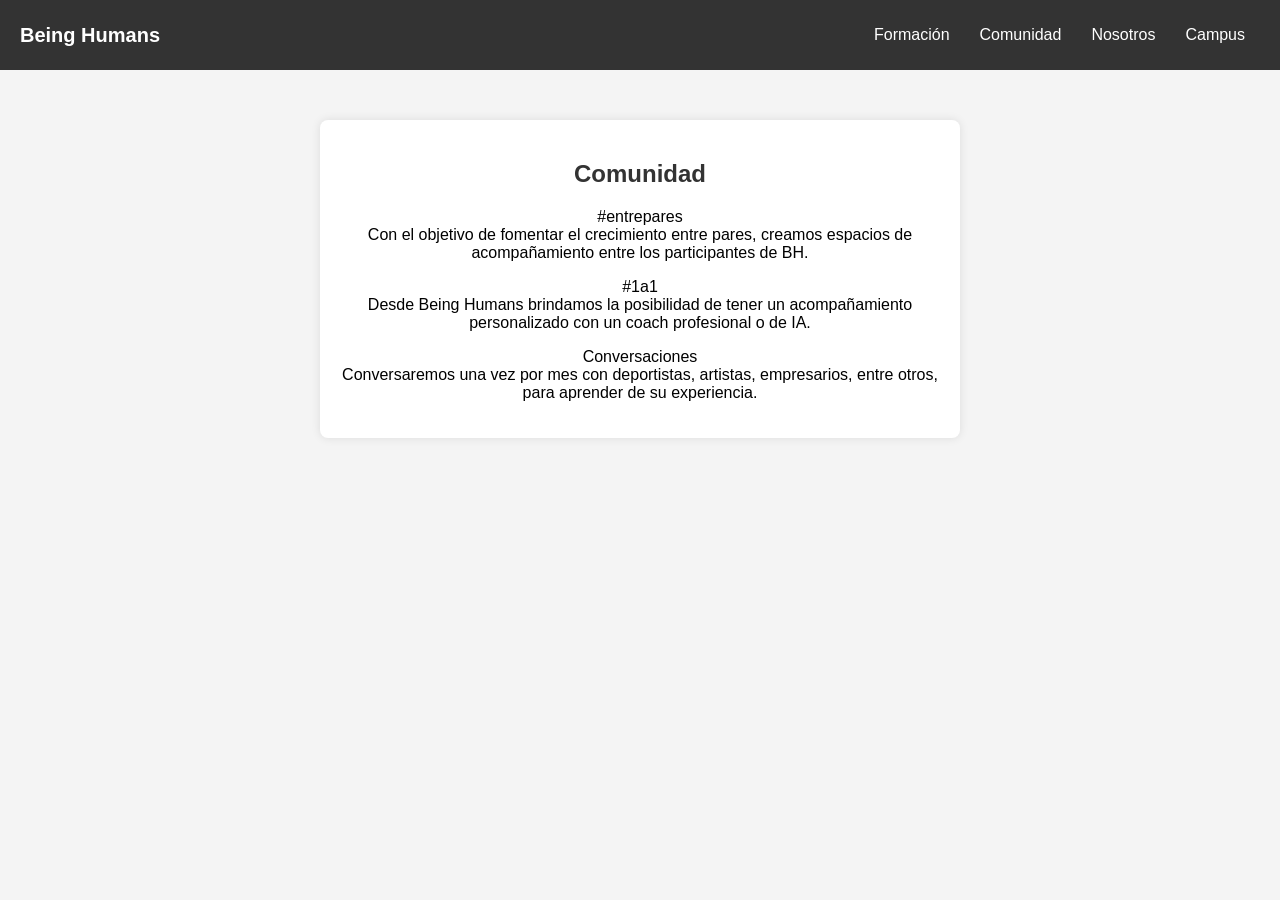
<file: comunidad.html>
<!DOCTYPE html>
<html lang="es">
<head>
    <meta charset="UTF-8">
    <meta name="viewport" content="width=device-width, initial-scale=1.0">
    <title>Comunidad</title>
    <link rel="stylesheet" href="styles.css">
</head>
<body>
    <nav class="navbar">
        <a href="index.html" class="logo" style="color: white; text-decoration: none;">Being Humans</a>
        <ul class="nav-links">
            <li><a href="formacion.html">Formación</a></li>
            <li><a href="comunidad.html">Comunidad</a></li>
            <li><a href="nosotros.html">Nosotros</a></li>
            <li><a href="campus.html">Campus</a></li>
        </ul>
    </nav>

    <div class="container">
        <h2>Comunidad</h2>
        <p>#entrepares<br>Con el objetivo de fomentar el crecimiento entre pares, creamos espacios de acompañamiento entre los participantes de BH.</p>
        <p>#1a1<br>Desde Being Humans brindamos la posibilidad de tener un acompañamiento personalizado con un coach profesional o de IA.</p>
        <p>Conversaciones<br>Conversaremos una vez por mes con deportistas, artistas, empresarios, entre otros, para aprender de su experiencia.</p>
    </div>
</body>
</html>
</file>
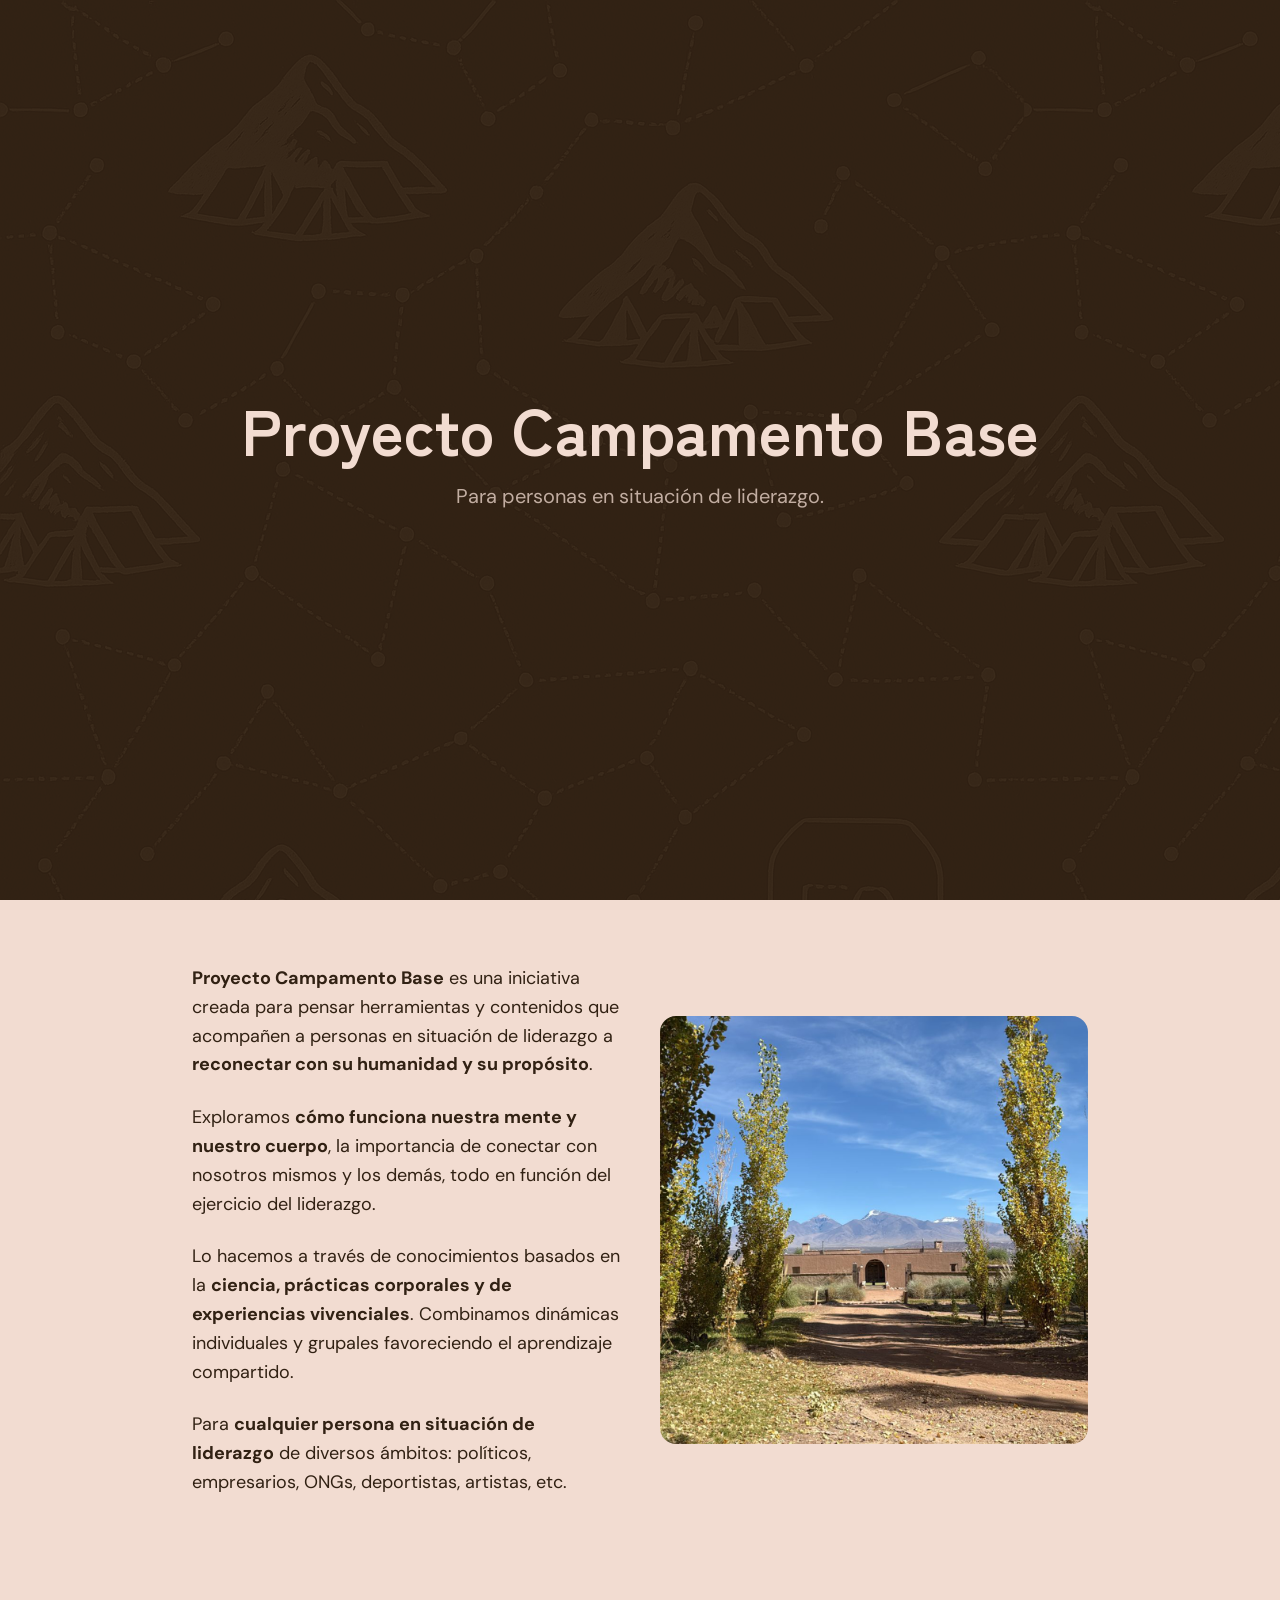
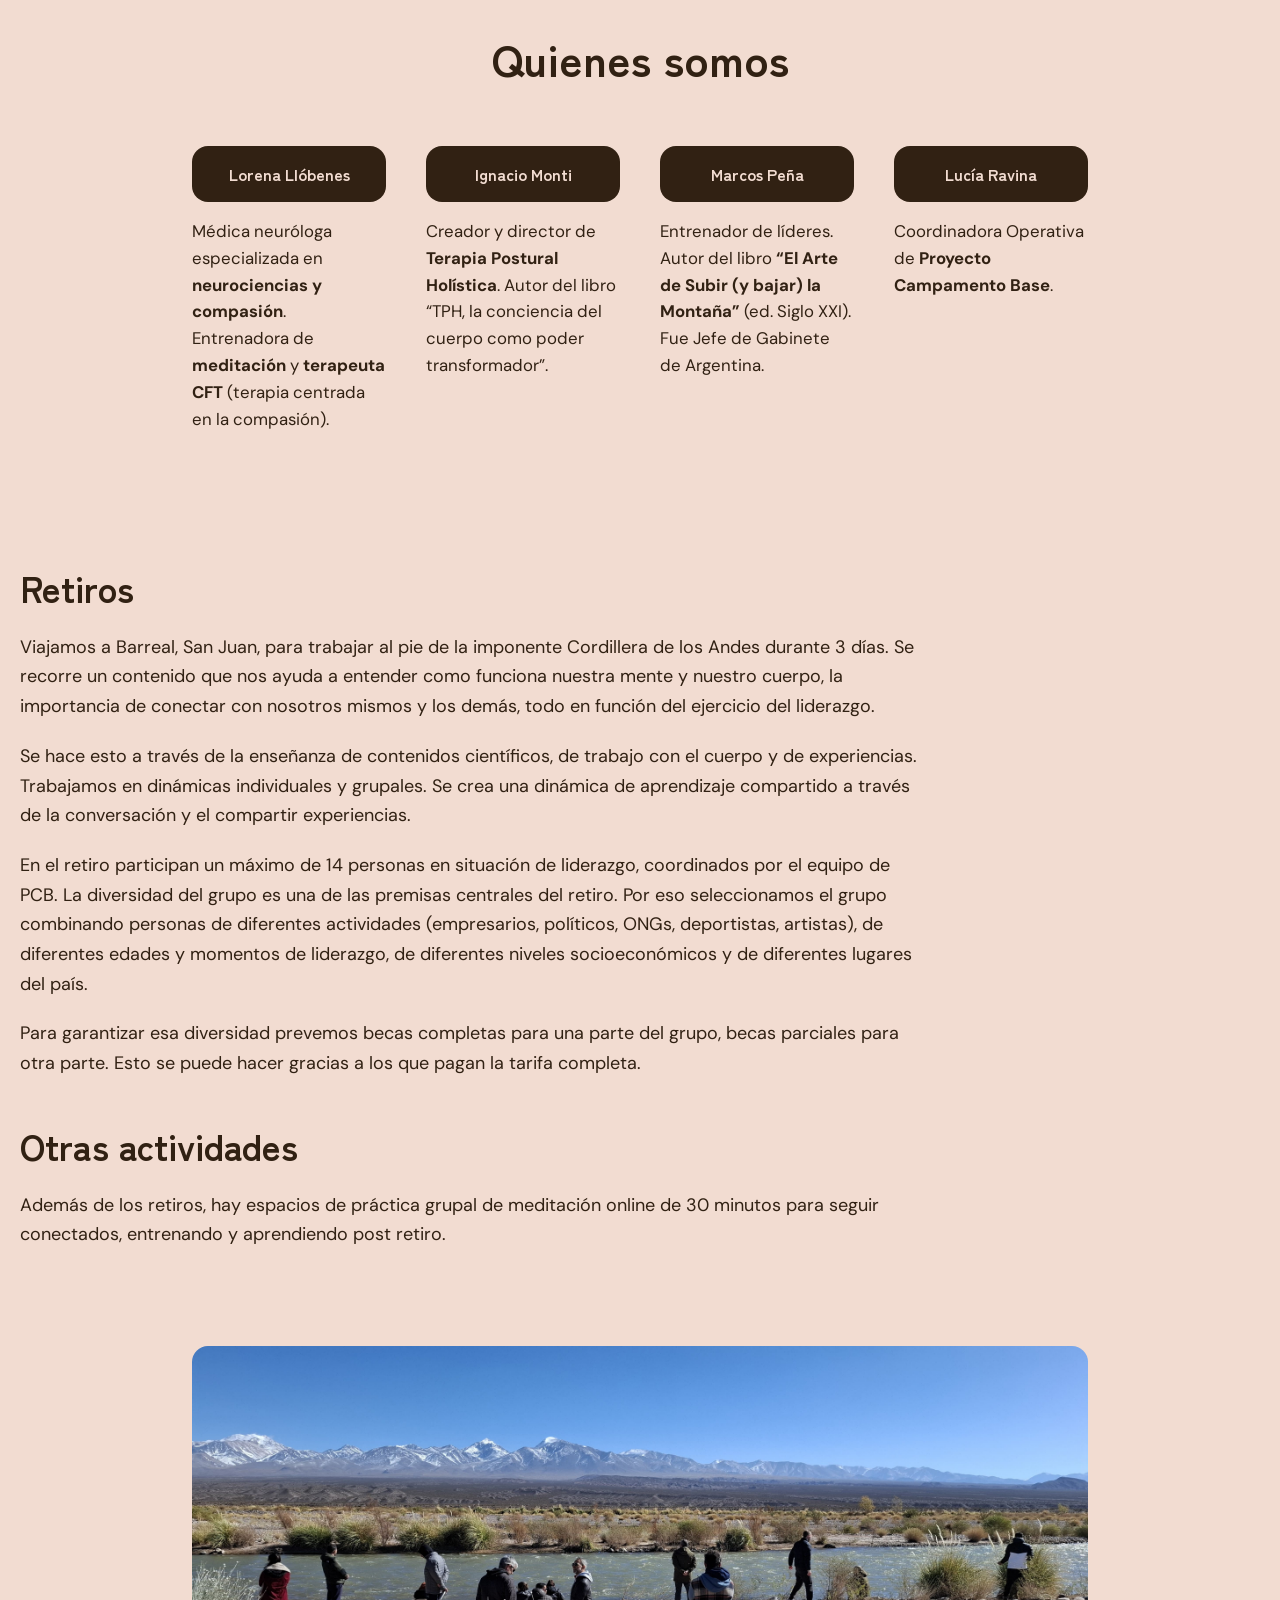
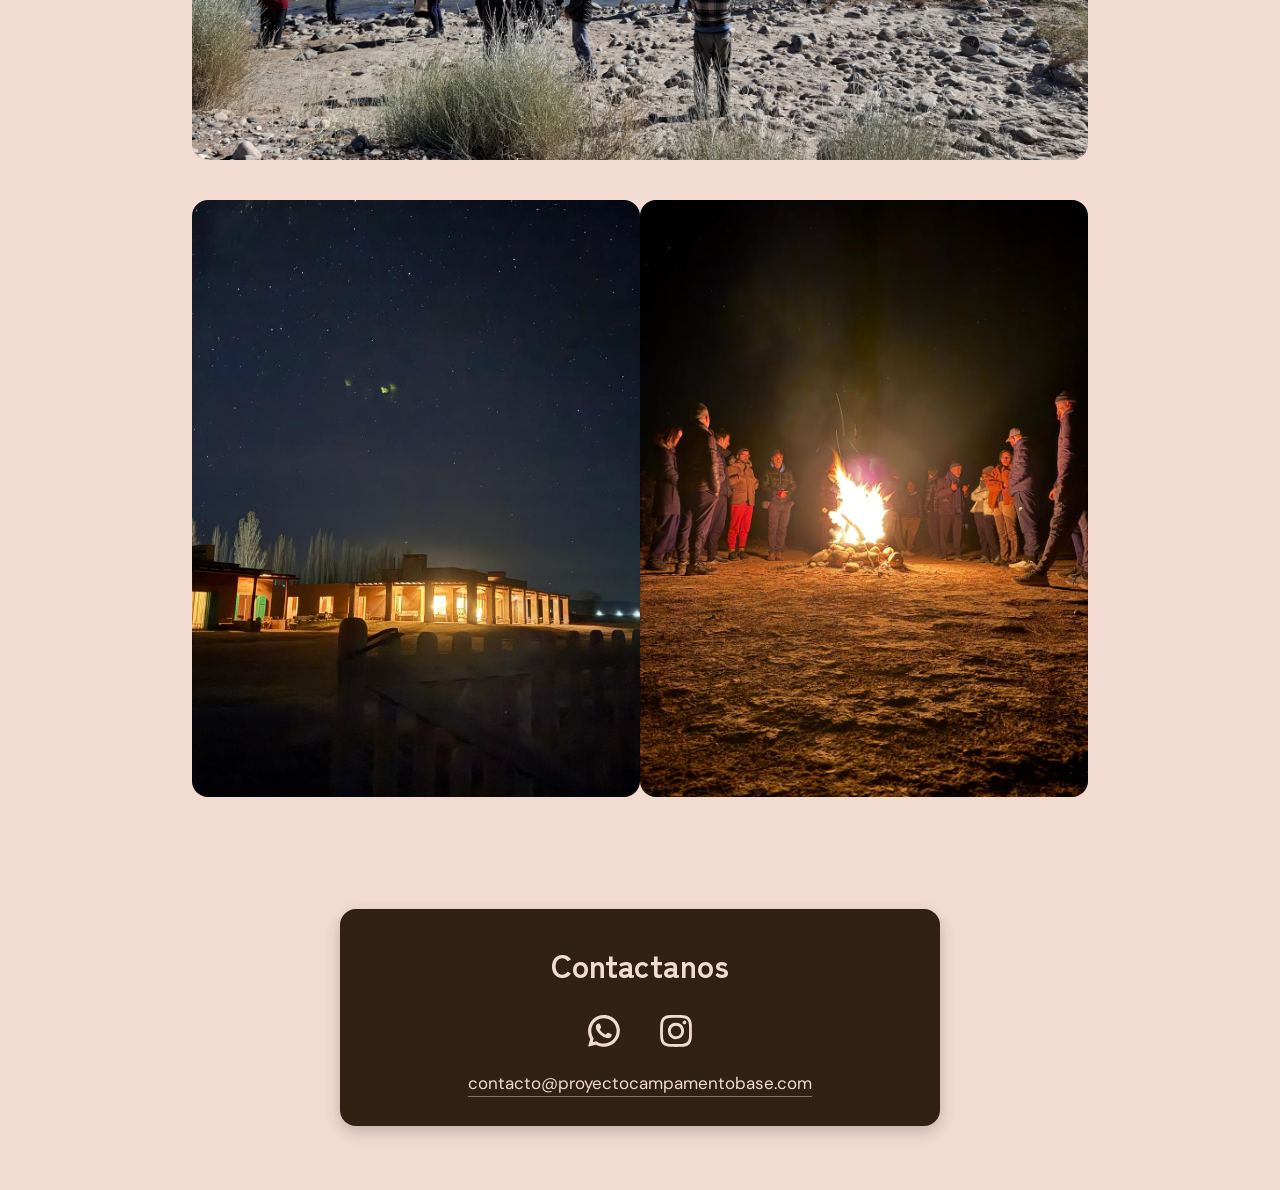
<file: index_v4.html>
<!DOCTYPE html>
<html lang="es">
<head>
    <meta charset="utf-8">
    <meta name="viewport" content="width=device-width, initial-scale=1.0">
    <title>Proyecto Campamento Base</title>

    <!-- Favicon -->
    <link rel="icon" type="image/png" href="favicon.png">

    <!-- Google Fonts -->
    <link href="https://fonts.googleapis.com/css2?family=Zen+Kaku+Gothic+New:wght@700&family=DM+Sans:wght@400;500;700&display=swap" rel="stylesheet">

    <!-- CSS -->
    <link rel="stylesheet" href="styles_v4.css">
</head>
<body>
    <main>
        <!-- HERO -->
        <section class="hero fade-in">
            <div class="container">
                <h1>Proyecto Campamento Base</h1>
		<h2 class="hero-sub">Para personas en situación de liderazgo.</h2>
            </div>
        </section>

        <!-- ABOUT -->
        <section class="about fade-in">
            <div class="about-wrapper">
                <!-- Columna izquierda: texto -->
                <div class="about-col about-text">
                     <p><strong>Proyecto Campamento Base</strong> es una iniciativa creada para pensar herramientas y contenidos que acompañen a personas en situación de liderazgo a <strong>reconectar con su humanidad y su propósito</strong>.</p>

		<p>Exploramos <strong>cómo funciona nuestra mente y nuestro cuerpo</strong>, la importancia de conectar con nosotros mismos y los demás, todo en función del ejercicio del liderazgo.</p>

                    <p>Lo hacemos a través de conocimientos basados en la <strong>ciencia, prácticas corporales y de experiencias vivenciales</strong>. Combinamos dinámicas individuales y grupales favoreciendo el aprendizaje compartido.</p>

                    <p>Para <strong>cualquier persona en situación de liderazgo</strong> de diversos ámbitos: políticos, empresarios, ONGs, deportistas, artistas, etc.</p>
                </div>

                <!-- Columna derecha: placeholder marrón (reemplazar por <img>) -->
                <div class="about-col about-media">
  <img src="posada.png"
       alt="Retrato – Proyecto Campamento Base"
       class="about-image" loading="lazy">
</div>
            </div>
        </section>

<!-- QUIENES SOMOS -->
<section class="team fade-in" id="quienes-somos">
  <h2 class="section-title">Quienes somos</h2>

  <div class="team-grid">
    <article class="member">
      <div class="member-name">Lorena Llóbenes</div>
      <p class="member-bio">
        Médica neuróloga especializada en <strong>neurociencias y compasión</strong>.
        Entrenadora de <strong>meditación</strong> y <strong>terapeuta CFT</strong> (terapia
        centrada en la compasión).
      </p>
    </article>

    <article class="member">
      <div class="member-name">Ignacio Monti</div>
      <p class="member-bio">
        Creador y director de <strong>Terapia Postural Holística</strong>. Autor del
        libro “TPH, la conciencia del cuerpo como poder transformador”.
      </p>
    </article>

    <article class="member">
      <div class="member-name">Marcos Peña</div>
      <p class="member-bio">
        Entrenador de líderes. Autor del libro <strong>“El Arte de Subir (y bajar) la Montaña”</strong>
        (ed. Siglo XXI). Fue Jefe de Gabinete de Argentina.
      </p>
    </article>

    <article class="member">
      <div class="member-name">Lucía Ravina</div>
      <p class="member-bio">
        Coordinadora Operativa de <strong>Proyecto Campamento Base</strong>.
      </p>
    </article>
  </div>
</section>


<!-- RETIROS / OTRAS ACTIVIDADES -->
<section class="retreats fade-in" id="retiros">
  <h2 class="section-subtitle">Retiros</h2>

  <div class="text-block">
    <p>Viajamos a Barreal, San Juan, para trabajar al pie de la imponente Cordillera de los Andes durante 3 días. Se recorre un contenido que nos ayuda a entender como funciona nuestra mente y nuestro cuerpo, la importancia de conectar con nosotros mismos y los demás, todo en función del ejercicio del liderazgo.</p>

    <p>Se hace esto a través de la enseñanza de contenidos científicos, de trabajo con el cuerpo y de experiencias. Trabajamos en dinámicas individuales y grupales. Se crea una dinámica de aprendizaje compartido a través de la conversación y el compartir experiencias.</p>

    <p>En el retiro participan un máximo de 14 personas en situación de liderazgo, coordinados por el equipo de PCB. La diversidad del grupo es una de las premisas centrales del retiro. Por eso seleccionamos el grupo combinando personas de diferentes actividades (empresarios, políticos, ONGs, deportistas, artistas), de diferentes edades y momentos de liderazgo, de diferentes niveles socioeconómicos y de diferentes lugares del país.</p>

    <p>Para garantizar esa diversidad prevemos becas completas para una parte del grupo, becas parciales para otra parte. Esto se puede hacer gracias a los que pagan la tarifa completa.</p>
  </div>

  <h2 class="section-subtitle">Otras actividades</h2>
  <div class="text-block">
    <p>Además de los retiros, hay espacios de práctica grupal de meditación online de 30 minutos para seguir conectados, entrenando y aprendiendo post retiro.</p>
  </div>
</section>

<!-- Foto del retiro -->
<figure class="retreat-photo">
  <img src="rio.JPG">
</figure>
<!-- Galería vertical (2 columnas) -->
<div class="retreat-gallery">
  <img src="cie1.jpg" class="retreat-vert">
  <img src="mont1.jpg" class="retreat-vert">
</div>


        <!-- CONTACT -->
        <section class="contact fade-in">
            <div class="contact-card">
                <h2>Contactanos</h2>
                <div class="social-links">
                    <a href="https://whatsapp.com/channel/0029Vb6eUwr6mYPUyderJb1G" target="_blank" aria-label="Canal de WhatsApp">
                        <!-- Ícono WhatsApp -->
                        <svg viewBox="0 0 32 32" <?xml version="1.0" encoding="UTF-8"?>
<svg id="Layer_1" data-name="Layer 1" xmlns="http://www.w3.org/2000/svg" viewBox="0 0 1080 1080">
  <defs>
    <style>
      .cls-1 {
        fill: #f2dcd1;
      }
    </style>
  </defs>
  <path class="cls-1" d="M115.53,944.87l49.45-183.71c.89-3.3.44-6.82-1.2-9.82C-10.68,431.9,257.25,47.33,621.3,117.43c183.26,35.28,332.15,196.9,345.67,384.89,24.73,343.93-338.3,577.7-638.82,409.87-3.03-1.69-6.58-2.16-9.93-1.26l-186.52,50.12c-9.83,2.64-18.82-6.36-16.18-16.18ZM255.06,837.75l72.92-19.16c3.62-.95,7.48-.33,10.61,1.74,257.93,170.91,601.66-46.33,533.48-356.87-52.31-238.28-331.53-345.52-531.76-203.75-158.25,112.05-185.67,317.8-83.2,477.74,1.99,3.11,2.56,6.92,1.6,10.49l-19.76,73.61c-2.63,9.79,6.3,18.77,16.11,16.19Z"/>
  <path class="cls-1" d="M746.94,628.01c10.01,83.22-64.86,117.01-136.75,100.75-104.84-23.72-222.8-121-270.36-216.68-25.88-52.06-31.97-119.57,14.98-162.41,16.24-14.82,53.01-21.39,68.84-3.73,5.51,6.15,39.06,86.49,39.43,94.66,1.15,25.64-26.22,38.42-32.98,53.21-5.98,13.09,31.2,57.56,41.24,68.53,16.96,18.52,92.23,78.92,115.32,73.77,21.3-4.75,32.78-52.22,63.04-50.02,6.99.51,94.42,37.42,97.22,41.91Z"/>
</svg>
                    </a>
                    <a href="https://www.instagram.com/proyectocampamentobase/" target="_blank" aria-label="Instagram">
                        <!-- Ícono Instagram -->
                        <svg viewBox="0 0 32 32" <?xml version="1.0" encoding="UTF-8"?>
<svg id="Layer_1" data-name="Layer 1" xmlns="http://www.w3.org/2000/svg" viewBox="0 0 1080 1080">
  <defs>
    <style>
      .cls-1 {
        fill: #f2dcd1;
      }
    </style>
  </defs>
  <path class="cls-1" d="M700.8,110.5c12.61,7.2,29.59,2.49,44.01,4.03,126.26,13.42,205.94,92.33,218.81,219.28,1.47,14.45-3.12,31.48,4.02,44.11-4.36,105.58,5.85,215.88,0,320.9-10.37,186.09-95.92,259.23-279.15,267.57-91.45,4.16-204.15,4.16-295.6,0-192.88-8.77-270.54-86.6-279.29-279.9-4.15-91.64-4.15-204.59,0-296.24,8.31-183.62,81.3-269.36,266.99-279.75h320.21ZM362.09,190.01c-114.19,9.42-163.15,65.56-170.21,178.85-6.12,98.13-6.12,240.9,0,339.03,7.25,116.28,59.59,171.83,176.3,179.88,97.57,6.73,247.47,6.73,345.04,0,114.47-7.9,168.23-61.74,176.11-176.5,6.71-97.78,6.72-248.01,0-345.79-8.03-116.96-63.45-169.42-179.49-176.68-98.54-6.17-249.92-6.85-347.76,1.22Z"/>
  <path class="cls-1" d="M529.31,318.37c268.03-13.32,314.02,373.43,69.03,432.86-319.76,77.57-382.01-417.31-69.03-432.86ZM522.04,396.66c-181.76,22.62-150.8,303.88,34.3,283.95,185.5-19.97,155.1-307.52-34.3-283.95Z"/>
  <path class="cls-1" d="M753.2,261.07c94.27-19.47,82.88,125.09-5.19,96.28-42.44-13.88-39.02-87.15,5.19-96.28Z"/>
</svg>

                    </a>
                </div>
<p class="contact-email">
  <a href="mailto:contacto@proyectocampamentobase.com">
    contacto@proyectocampamentobase.com
  </a>
</p>            
</div>
        </section>
    </main>
</body>
</html>
</file>
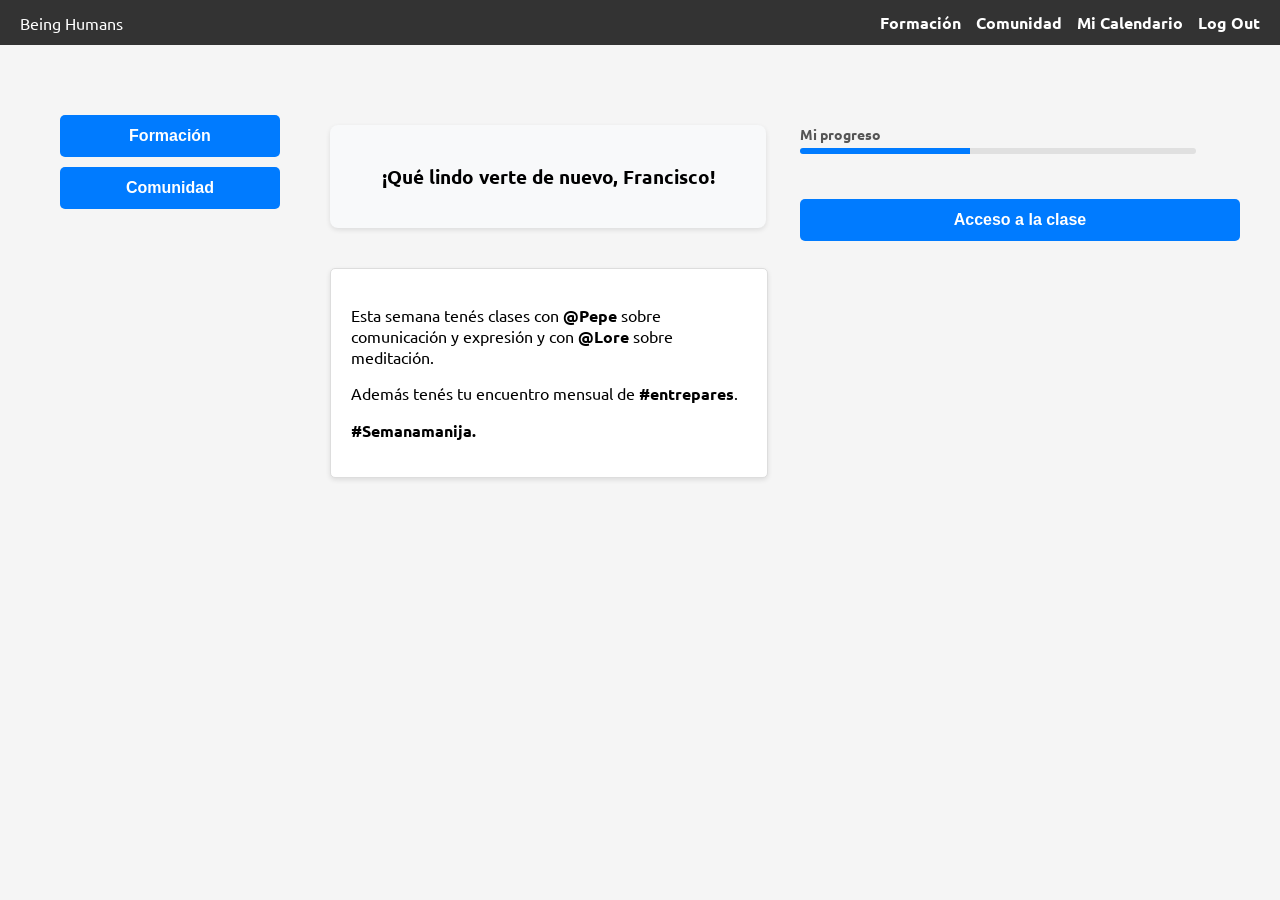
<file: mi_campus.html>
<!DOCTYPE html>
<html lang="es">
<head>
  <meta charset="UTF-8">
  <meta name="viewport" content="width=device-width, initial-scale=1.0">
  <title>Mi Campus</title>
  <link rel="stylesheet" href="campus_styles.css">
</head>
<body>
  <!-- Navbar con logo a la izquierda y en el lado derecho "Mi Calendario" y "Log Out" -->
  <nav class="navbar">
    <a href="mi_campus.html" class="logo" style="color: white; text-decoration: none;">Being Humans</a>
    <ul class="nav-links-right">
	<li><a href="mi_formacion.html">Formación</a></li>
	<li><a href="mi_comunidad.html">Comunidad</a></li>
    <li><a href="mi_calendario.html">Mi Calendario</a></li>
    <li><a href="campus.html">Log Out</a></li> <!-- Redirige a campus.html -->
  </ul>
</nav>


  <!-- Contenedor principal con tres columnas -->
  <div class="campus-container">
 <!-- Columna Izquierda: Botones de navegación con menú desplegable -->
<div class="campus-column left-column">
  
  <!-- Menú desplegable para Formación -->
  <div class="dropdown">
   <button class="btn-campus" onclick="location.href='mi_formacion.html'">Formación</button>
  </div>

  <!-- Menú desplegable para Comunidad -->
  <div class="dropdown">
    <button class="btn-campus" onclick="location.href='mi_comunidad.html'">Comunidad</button>
     </div>
</div>

    <!-- Columna Central: Notificación y cartel de información -->
    <div class="campus-column middle-column">
      <div class="notification">
        <h3>¡Qué lindo verte de nuevo, Francisco!</h3>
      </div>
      <div class="forum-card">
        <p>Esta semana tenés clases con <strong>@Pepe</strong> sobre comunicación y expresión y con <strong>@Lore</strong> sobre meditación.</p>
        <p>Además tenés tu encuentro mensual de <strong>#entrepares</strong>.</p>
        <p><strong>#Semanamanija.</strong></p>
      </div>
    </div>

    <!-- Columna Derecha: Barra de progreso y botones de acceso a clases -->
    <div class="campus-column right-column">
      <!-- Barra de progreso más sutil con título -->
      <div class="progress-section">
        <span class="progress-title">Mi progreso</span>
        <div class="progress-container">
          <div class="progress-bar" style="width: 43%;"></div>
        </div>
      </div>

      <!-- Botones de acceso a clases -->
      <button class="btn-campus" onclick="location.href='#'">Acceso a la clase</button>
    </div>
  </div>
</body>
</html>
</file>
<file: styles.css>
body {
    font-family: Arial, sans-serif;
    margin: 0;
    padding: 0;
    background-color: #f4f4f4;
}

.container {
    max-width: 600px;
    margin: 50px auto;
    padding: 20px;
    background: white;
    text-align: center;
    border-radius: 8px;
    box-shadow: 0 0 10px rgba(0, 0, 0, 0.1);
}

h1, h2 {
    color: #333;
}

button {
    background-color: #007BFF;
    color: white;
    padding: 10px 20px;
    border: none;
    cursor: pointer;
    margin: 10px;
    border-radius: 5px;
}

button:hover {
    background-color: #0056b3;
}

.hidden {
    display: none;
}

/* Navbar */
.navbar {
    display: flex;
    justify-content: space-between;
    align-items: center;
    background: #333;
    padding: 10px 20px;
    color: white;
}

.logo {
    font-size: 20px;
    font-weight: bold;
}

.nav-links {
    list-style: none;
    padding: 0;
    display: flex;
}

.nav-links li {
    margin: 0 15px;
}

.nav-links a {
    color: white;
    text-decoration: none;
    font-size: 16px;
}

.nav-links a:hover {
    text-decoration: underline;
}

/* Formulario */
form {
    display: flex;
    flex-direction: column;
    align-items: center;
    width: 100%;
}

label {
    display: block;
    font-size: 16px;
    font-weight: bold;
    margin-top: 10px;
    text-align: left;
    width: 80%;
}

input {
    width: 80%;
    padding: 12px;
    margin: 5px 0;
    border: 1px solid #ccc;
    border-radius: 5px;
    font-size: 16px;
    text-align: left;
}

button[type="submit"] {
    margin-top: 20px;
    width: 50%;
    padding: 12px;
    font-size: 18px;
}

/* 📍 Configuración base: Diseño desktop */
body {
  font-size: 16px;
}

.campus-container {
  display: flex;
  justify-content: space-between;
  padding: 30px;
  max-width: 1200px;
  margin: auto;
  gap: 30px;
}

/* 📍 Hacer que las columnas sean flexibles */
.campus-column {
  flex: 1;
}

/* 📍 Estilos de los botones en desktop */
.btn-formacion {
  width: 80%;
  padding: 15px;
  font-size: 18px;
}

/* 📍 Ajustes para TABLETS (pantallas menores a 1024px) */
@media (max-width: 1024px) {
  .campus-container {
    flex-direction: column;
    align-items: center;
    padding: 20px;
  }

  .campus-column {
    width: 100%;
    text-align: center;
  }

  .btn-formacion {
    width: 90%;
    font-size: 16px;
  }
}

/* 📍 Ajustes para MÓVILES (pantallas menores a 768px) */
@media (max-width: 768px) {
  .navbar {
    flex-direction: column;
    text-align: center;
  }

  .nav-links-right {
    flex-direction: column;
    gap: 10px;
  }

  .campus-container {
    flex-direction: column;
    padding: 15px;
  }

  .btn-formacion {
    width: 100%;
    font-size: 14px;
    padding: 12px;
  }
}
</file>
<file: styles_v4.css>
/* PALETA */
:root{
  --dark:#312113;
  --light:#f2dcd1;
  --content-max: clamp(320px, 70vw, 1100px); /* ancho único del sitio */
  --media-max: var(--content-max);           /* foto horizontal + galería usan esto */
}

/* RESET */
*{box-sizing:border-box;margin:0;padding:0;}
body{
    font-family:'DM Sans',sans-serif;
    background-color:var(--light);
    color:var(--dark);
    overflow-x:hidden;
}
h1,h2{
    font-family:'Zen Kaku Gothic New',sans-serif;
    font-weight:700;
}

/* HERO */
.hero{
    position:relative;
    min-height:100vh;
    background-color:var(--dark);
    color:var(--light);
    display:flex;
    align-items:center;
    justify-content:center;
    padding:0 10vw;
    text-align:left;
}

.hero::before{
  content:"";
  position:absolute;
  inset:0;
  background:url("A_seamless_vector-like_pattern_features_hand-drawn white.png") repeat;
  opacity:0.05;          /* subí/bajá para hacerla más/menos visible */
  pointer-events:none;   /* para que no bloquee clics ni scroll */
  z-index:-1;            /* detrás del texto */
}
.hero{ position:relative; }  /* ¡ya está en el CSS! */

.hero h1{
    max-width:800px;
    font-size:clamp(2.5rem, 6vw + 1rem, 4rem);
    line-height:1.2;
}

/* Subtítulo del hero */
.hero-sub{
  font-family:'DM Sans', sans-serif;   /* misma fuente que el body */
  font-size:clamp(1.25rem, 3vw + .5rem, 1rem);
  font-weight:400;
  margin-top:1rem;                     /* separa del título */
  line-height:1.4;
  text-align:center;   /* centra sólo el h2, aunque el <section> esté alineado a la izquierda */
  opacity:0.75;        /* poné el valor que prefieras: 1 = sin transparencia */
  width:100%;          /* garantiza que ocupe todo el ancho para que el centrado funcione */
}

.about{ padding-block: 4rem; }          /* ya no hace falta 10vw */
.about-wrapper{
  width: var(--content-max);            /* ancho unificado */
  margin: 0 auto;
  display: grid;
  grid-template-columns: 1fr 1fr;       /* 50/50 */
  gap: 2.5rem;
  align-items: center;
}

/* eliminamos paddings que podían empujar columnas */
.about-col{ padding: 0; }

/* Columna de texto */
.about-text{
  display: grid;
  gap: 1.5rem;
  font-size: 1.125rem;
  line-height: 1.6;
}

/* Columna de imagen – mantiene formato cuadrado */
.about-media{
  width: 100%;
  aspect-ratio: 1 / 1;           /* cuadrado */
}

.about-image{
  width: 100%;
  height: 100%;
  object-fit: cover;              /* recorta sin deformar */
  border-radius: 1rem;
  display: block;
}

/* Responsive: se apilan (texto primero, imagen después) */
@media (max-width: 768px){
  .about-wrapper{
    grid-template-columns: 1fr;   /* una sola columna */
  }
  .about-media{
    aspect-ratio: 16 / 9;         /* más agradable en móvil */
  }
}
/* CONTACTO */
.contact{
    background-color:var(--light);
    display:flex;
    justify-content:center;
    padding:4rem 10vw;
}
.contact-card{
    background-color:var(--dark);
    color:var(--light);
    border-radius:1rem;
    padding:2rem 3rem;
    max-width:600px;
    width:100%;
    text-align:center;
    box-shadow:0 6px 16px rgba(0,0,0,.2);
}
.contact-card h2{
    margin-bottom:1.5rem;
    font-size:2rem;
}
.social-links{
    display:flex;
    justify-content:center;
    gap:2rem;
}
.social-links a svg{
    width:40px;
    height:40px;
    fill:var(--light);
    transition:transform .3s ease;
}
.social-links a:hover svg{
    transform:scale(1.1);
}

/* ANIMACIÓN */
.fade-in{
    opacity:0;
    transform:translateY(20px);
    animation:fadeIn 1s ease forwards;
}
@keyframes fadeIn{
    to{opacity:1;transform:translateY(0);}
}

/* RESPONSIVE */
@media(max-width:768px){
    .hero h1{font-size:clamp(1.75rem,7vw,2.5rem);}
    .about{padding:3rem 1.5rem;}
    .about-col{
        flex:1 1 100%;
        padding:1.5rem 0;
    }
    .about-placeholder{aspect-ratio:16/9;} /* rectangular en mobile */
    .contact{padding:3rem 1.5rem;}
    .contact-card{padding:2rem 1.5rem;}
}

::selection{
  background:var(--dark);   /* marrón */
  color:var(--light);       /* beige */
}
::-moz-selection{
  background:var(--dark);
  color:var(--light);
}

/* Selección invertida dentro del HERO */
.hero ::selection{
  background:var(--light);  /* beige */
  color:var(--dark);        /* marrón */
}
.hero ::-moz-selection{
  background:var(--light);
  color:var(--dark);
}

/* QUIENES SOMOS */
.team{
  background: var(--light);
  color: var(--dark);
  padding: 4rem 10vw 3rem;
}

.section-title{
  text-align: center;
  font-size: clamp(2rem, 3.5vw, 3rem);
  margin-bottom: 3.5rem;   /* antes era ~2rem */
}

.team-grid{
  display: grid;
  grid-template-columns: repeat(4, 1fr);
  gap: 2rem 2.5rem; /* espacio entre tarjetas */
}

.member{
  /* contenedor del perfil */
}

.member-name{
  display: block;                 /* ocupa el ancho del card = igual al párrafo */
  width: 100%;
  text-align: center;             /* nombre centrado */
  background: var(--dark);
  color: var(--light);
  font-family: 'Zen Kaku Gothic New', sans-serif;
  font-weight: 700;
  padding: 1rem 1.25rem;
  border-radius: 1rem;
  margin-bottom: 1rem;
}

.member-bio{
  font-size: 1.05rem;
  line-height: 1.6;
}

/* Si usás foto: */
.member-photo{
  width: 100%;
  height: auto;
  border-radius: 1rem;
  margin-bottom: .75rem;
  display: block;
}

/* Responsivo */
@media (max-width: 1100px){
  .team-grid{ grid-template-columns: repeat(2, 1fr); }
}
@media (max-width: 640px){
  .team{ padding: 3rem 1.25rem; }
  .team-grid{ grid-template-columns: 1fr; }
}

/* ============ Retiros / Otras actividades (alineado a la izquierda) ============ */
.retreats{
  background: var(--light);
  color: var(--dark);
  padding: 5rem 10vw 3.5rem;
}

/* subtítulos a la izquierda */
.section-subtitle{
  text-align: left;                 /* antes: center */
  font-size: clamp(1.75rem, 3vw, 2.25rem);
  margin: 0 0 1.25rem 0;            /* aire debajo del subtítulo */
}

/* columna de lectura a la izquierda (sin centrar el bloque) */
.text-block{
  width: min(900px, 100%);          /* límite cómodo de lectura */
  max-width: 900px;
  margin: 0 0 2.5rem 0;             /* antes: 0 auto 2.5rem; */
  display: grid;
  gap: 1.25rem;
  font-size: 1.125rem;
  line-height: 1.65;
}

/* responsive (opcional: solo ajusta padding) */
@media (max-width: 640px){
  .retreats{ padding: 3.5rem 1.25rem 2.5rem; }
  .text-block{ width: 100%; max-width: 46ch; }
}

/* Foto en Retiros - centrada y mismo ancho que la galería */
.retreat-photo{
  width: var(--media-max);    /* <<< igual que la galería */
  margin: 0 auto 2.5rem;
}
.retreat-photo img{
  width: 100%;
  height: auto;
  display: block;
  border-radius: 1rem;
}
.retreat-photo figcaption{
  font-size: .875rem;
  margin-top: .5rem;
  color: var(--dark);
  opacity: .65;
  text-align: center;
}

/* móvil: sólo ajusta padding de la sección si querés */
@media (max-width: 640px){
  .retreat-photo{ width: 100%; }
}

/* Email en Contacto */
.contact-email{
  margin-top: 1rem;           /* espacio respecto a los íconos */
  text-align: center;
  font-size: 1.0625rem;
}

.contact-email a{
  color: var(--light);         /* crema sobre fondo marrón */
  text-decoration: none;
  border-bottom: 1px solid rgba(242,220,209,.45); /* subrayado sutil */
  padding-bottom: 2px;
}

.contact-email a:hover{
  border-bottom-color: currentColor;  /* más marcado al hover */
}

/* Galería vertical debajo de la foto horizontal */
.retreat-gallery{
  width: var(--media-max);                     /* <<< mismo ancho */
  margin: 0 auto 3rem;
  display: grid;
  grid-template-columns: repeat(2, minmax(0,1fr));
  gap: var(--gallery-gap);                     /* separación del medio */
}
.retreat-gallery .retreat-vert{
  width: 100%;
  aspect-ratio: 3 / 4;
  object-fit: cover;
  border-radius: 1rem;
  display: block;
}

/* Mobile */
@media (max-width: 768px){
  .retreat-gallery{ grid-template-columns: 1fr; }
}

/* Limita el ancho de los hijos directos de cada sección (excepto hero) */
:where(.about, .team, .retreats, .contact) > *{
  width: min(var(--content-max), 100%);
  margin-left: auto;
  margin-right: auto;
}

/* padding horizontal mínimo para conservar “aire” en bordes chicos */
.about, .team, .retreats, .contact{
  padding-inline: 1.25rem; /* antes usabas 10vw en algunas */
}
</file>
<file: campus_styles.css>
/****************************************************************************
  1. IMPORTS & BASE
****************************************************************************/
@import url('https://fonts.googleapis.com/css2?family=Ubuntu:wght@400;700&display=swap');

body {
  font-family: 'Ubuntu', sans-serif;
  margin: 0;
  padding: 0;
  background-color: #f5f5f5;
  font-size: 16px;
}

/****************************************************************************
  2. NAVBAR
****************************************************************************/
.navbar {
  display: flex;
  justify-content: space-between;
  align-items: center;
  background: #333;
  padding: 12px 20px;
}

.logo {
  display: flex;
  align-items: center;
  /* Si usas texto en lugar de imagen en .logo:
  font-size: 20px;
  font-weight: bold;
  */
}
.logo img {
  height: 40px;
}

.nav-links-right {
  list-style: none;
  display: flex;
  gap: 15px;
  margin: 0;
  padding: 0;
}
.nav-links-right li a {
  color: white;
  text-decoration: none;
  font-weight: bold;
}

/****************************************************************************
  3. LAYOUT: campus-container & COLUMNAS
****************************************************************************/
.campus-container {
  display: flex;
  justify-content: space-between;
  padding: 30px;
  max-width: 1200px;
  margin: auto;
  gap: 30px;
}

/* Columna izquierda */
.left-column {
  flex: 1;
  overflow-y: auto; 
  max-height: 80vh;
  text-align: left;
  padding: 20px;
}

/* Columna central */
.middle-column {
  flex: 2;
  display: flex;
  flex-direction: column;
  align-items: center;
  gap: 20px;
}

/* Columna derecha */
.right-column {
  flex: 2;
  display: flex;
  flex-direction: column;
  align-items: center;
  gap: 15px;
}

/* Una columna para el calendario, etc. */
.calendar-column {
  flex: 2;
  display: flex;
  justify-content: center;
  align-items: center;
}

.campus-container, .middle-column, .right-column {
    align-items: flex-start;
    padding-top: 40px; /* Ajusta según necesites */
}

/****************************************************************************
  4. ÍNDICE (LEFT COLUMN)
****************************************************************************/
.class-list {
  list-style: none;
  margin: 0;
  padding: 0;
}
.class-item {
  padding: 8px 0;
  color: #007BFF;
  cursor: pointer;
  transition: color 0.3s;
}
.class-item:hover {
  color: #0056b3;
}
.active-item {
  font-weight: bold;
  color: #004080;
}

/****************************************************************************
  5. BOTONES
****************************************************************************/
.btn-campus {
  display: block;
  width: 100%;
  margin: 10px 0;
  padding: 12px;
  font-size: 16px;
  background-color: #007BFF;
  color: white;
  border: none;
  border-radius: 5px;
  cursor: pointer;
  text-align: center;
  font-weight: bold;
  transition: background-color 0.3s;
}
.btn-campus:hover {
  background-color: #0056b3;
}

/* Botón para la formación */
.btn-formacion {
  width: 80%;
  padding: 15px;
  font-size: 18px;
  font-weight: bold;
  text-align: center;
  border: none;
  border-radius: 8px;
  cursor: pointer;
  transition: background-color 0.3s ease;
}
.blue-button {
  background-color: #007BFF;
  color: white;
}
.blue-button:hover {
  background-color: #0056b3;
}

/* Botones de la columna derecha */
.right-btn {
  width: 80%;
  padding: 10px;
  font-size: 16px;
  background-color: #007BFF;
  color: white;
  border: none;
  border-radius: 5px;
  cursor: pointer;
  transition: background-color 0.3s;
  text-align: center;
}
.right-btn:hover {
  background-color: #0056b3;
}

/* Botón Volver */
.back-button {
  background-color: transparent;
  color: #007BFF;
  border: none;
  font-size: 14px;
  cursor: pointer;
  margin-top: 20px;
}
.back-button:hover {
  text-decoration: underline;
}
.back-button-container {
  margin-bottom: 10px;
  width: 100%;
  text-align: left;
}

/****************************************************************************
  6. EFECTOS FADE IN / OUT
****************************************************************************/
.fade-in {
  opacity: 1;
  transition: opacity 0.3s ease-in;
}
.fade-out {
  opacity: 0;
  transition: opacity 0.3s ease-out;
}

/****************************************************************************
  7. BARRA DE PROGRESO
****************************************************************************/
.progress-section {
  width: 90%;
  text-align: left;
  margin-bottom: 20px;
}
.progress-title {
  font-size: 14px;
  color: #555;
  font-weight: bold;
  display: block;
  margin-bottom: 5px;
}
.progress-container {
  background-color: #e0e0e0;
  width: 100%;
  height: 6px;
  border-radius: 4px;
  overflow: hidden;
}
.progress-bar {
  height: 100%;
  background-color: #007BFF;
  transition: width 0.5s ease-in-out;
  width: 43%; 
}

/****************************************************************************
  8. FORO / NOTIFICACIONES / TARJETAS
****************************************************************************/
/* Notificaciones emergentes */
.notification {
  background-color: #f8f9fa;
  padding: 20px;
  border-radius: 8px;
  text-align: center;
  font-weight: bold;
  margin-bottom: 20px;
  width: 90%;
  box-shadow: 0 2px 5px rgba(0, 0, 0, 0.1);
}

/* Tarjeta estilo foro */
.forum-card {
  background-color: white;
  padding: 20px;
  border: 1px solid #ddd;
  border-radius: 5px;
  font-size: 16px;
  box-shadow: 0 2px 5px rgba(0, 0, 0, 0.1);
  width: 90%;
  text-align: left;
}

/* Recipiente para un feed de foro */
.forum-feed {
  background-color: #fff;
  border: 1px solid #ddd;
  border-radius: 8px;
  padding: 15px;
  margin-top: 15px;
  box-shadow: 0 2px 5px rgba(0,0,0,0.1);
}

.foro-input {
  width: 100%;
  padding: 10px;
  margin-bottom: 10px;
  border: 1px solid #ddd;
  border-radius: 5px;
}
.foro-button {
  background-color: #007BFF;
  color: #fff;
  border: none;
  border-radius: 5px;
  padding: 6px 12px;
  cursor: pointer;
  transition: background-color 0.3s;
}
.foro-button:hover {
  background-color: #0056b3;
}

.foro-posts {
  margin-top: 10px;
}

.foro-comment {
  background-color: white;
  padding: 15px;
  border-radius: 8px;
  border: 1px solid #ddd;
  margin-top: 15px;
}
.foro-actions {
  margin-top: 10px;
}
.like-button,
.same-doubt-button,
.reply-button {
  background: none;
  border: none;
  color: #007BFF;
  cursor: pointer;
  font-weight: bold;
  margin-right: 10px;
}
.like-button.active,
.same-doubt-button.active {
  color: #0056b3;
}

/* Cuadro para respuesta */
.reply-box {
  background-color: #fff;
  padding: 10px;
  border: 1px solid #ddd;
  border-radius: 5px;
  margin-top: 10px;
}
.reply-input {
  width: 100%;
  padding: 8px;
  margin-bottom: 5px;
  border: 1px solid #ccc;
  border-radius: 4px;
}
.send-reply {
  background-color: #007BFF;
  color: #fff;
  border: none;
  border-radius: 5px;
  padding: 6px 12px;
  cursor: pointer;
}
.send-reply:hover {
  background-color: #0056b3;
}

/****************************************************************************
  9. CALENDARIO (si lo usas)
****************************************************************************/
.calendar-container {
  background-color: white;
  padding: 20px;
  border-radius: 8px;
  box-shadow: 0 2px 5px rgba(0, 0, 0, 0.1);
  text-align: center;
  flex: 2;
  width: 90%;
  margin: auto;
}
.calendar {
  width: 100%;
  border-collapse: collapse;
  margin-top: 10px;
}
.calendar th,
.calendar td {
  border: 1px solid #ddd;
  padding: 12px;
  text-align: center;
  font-size: 14px;
}
.calendar th {
  background-color: #007BFF;
  color: white;
}
.calendar td:hover {
  background-color: #f0f0f0;
  cursor: pointer;
}

/****************************************************************************
  10. COMUNIDAD: #entrepares, #1a1
****************************************************************************/
/* Cuadros en #entrepares */
.comunidad-title {
  margin: 0 0 15px;
  text-align: center;
}
.comunidad-cuadros {
  display: grid;
  grid-template-columns: repeat(2, 1fr); 
  grid-gap: 20px;
  justify-items: center;
}

.cuadro-entrepares {
  display: flex;
  flex-direction: column;
  align-items: center;
}
.color-box {
  width: 40px;
  height: 40px;
  border-radius: 4px;
  margin-bottom: 5px;
}

/* Recuadro chat en la derecha */
.recuadro-chat {
  background-color: #f8f9fa;
  padding: 15px;
  border-radius: 8px;
  box-shadow: 0 2px 5px rgba(0,0,0,0.1);
  margin-top: 20px;
}

/* #1a1: Coach box y objetivos */
.coach-box {
  text-align: center;
  margin: 20px 0;
}
.color-box-coach {
  width: 80px;
  height: 80px;
  border-radius: 8px;
  background-color: #007BFF;
  margin: 0 auto 8px;
}

/* Próximos objetivos en un recuadro */
.objetivos-recuadro {
  background-color: #fff;
  border: 1px solid #ddd;
  border-radius: 8px;
  padding: 15px;
  width: 100%;
  max-width: 400px;
  margin: 20px auto;
  box-shadow: 0 2px 5px rgba(0,0,0,0.1);
  text-align: center;
}
.objetivos-recuadro .todo-list {
  list-style: none;
  margin: 10px 0 0;
  padding: 0;
}
.objetivos-recuadro .todo-list li {
  margin: 8px 0;
  display: flex;
  align-items: center;
  justify-content: center;
}

/****************************************************************************
  11. MEDIA QUERIES (RESPONSIVE)
****************************************************************************/

/* TABLETS (<= 1024px) */
@media (max-width: 1024px) {
  .campus-container {
    flex-direction: column;
    align-items: center;
    padding: 20px;
  }
  .left-column,
  .middle-column,
  .right-column {
    width: 100%;
    max-width: 600px;
  }
  .btn-formacion {
    width: 90%;
    font-size: 16px;
  }
}

/* MÓVILES (<= 768px) */
@media (max-width: 768px) {
  .navbar {
    flex-direction: column;
    text-align: center;
  }
  .nav-links-right {
    flex-direction: column;
    gap: 10px;
  }
  .campus-container {
    flex-direction: column;
    padding: 15px;
  }
  .left-column,
  .middle-column,
  .right-column {
    width: 100%;
    max-width: none;
  }
  .btn-formacion {
    width: 100%;
    font-size: 14px;
    padding: 12px;
  }
}

/* Colores para el índice de formación */
.azul-oscuro {
    color: #003366;
    font-weight: bold;
}

.gris-claro {
    color: #999;
}

.class-item {
    padding: 8px 0;
    cursor: pointer;
    transition: color 0.3s;
}

.class-item:hover {
    color: #0056b3;
}

.active-item {
    font-weight: bold;
    color: #004080;
}

/* Navbar ajustes sin dropdowns */
.btn-campus {
    background: none;
    border: none;
    font-size: 16px;
    font-weight: bold;
    cursor: pointer;
    padding: 10px 15px;
    transition: color 0.3s;
    color: white;
}

.btn-campus:hover {
    color: #f0f0f0;
}

/* Ajustes para la transición de contenido */
.fade-in {
    opacity: 1;
    transition: opacity 0.3s ease-in;
}

.fade-out {
    opacity: 0;
    transition: opacity 0.3s ease-out;
}

/* Colores para el índice de formación */
.azul-oscuro {
    color: #003366;
    font-weight: bold;
}

.gris-claro {
    color: #999;
}

.class-item {
    padding: 8px 0;
    cursor: pointer;
    transition: color 0.3s;
}

.class-item:hover {
    color: #0056b3;
}

.active-item {
    font-weight: bold;
    color: #004080;
}

.btn-campus {
    background-color: #007BFF; /* Azul original */
    color: white;
    border: none;
    font-size: 16px;
    font-weight: bold;
    cursor: pointer;
    padding: 12px 15px;
    border-radius: 5px;
    transition: background-color 0.3s, color 0.3s;
}

.btn-campus:hover {
    background-color: #0056b3;
}

/* Ocultar scrollbar pero mantener el scroll funcional */
.left-column {
    flex: 1;
    overflow-y: auto;
    max-height: 80vh;
    text-align: left;
    padding: 20px;
    scrollbar-width: none; /* Firefox */
    -ms-overflow-style: none; /* IE y Edge */
}

.left-column::-webkit-scrollbar {
    display: none; /* Chrome, Safari, Opera */
}

/* Ajuste de alineación general para coherencia estética */
.campus-container, .middle-column, .right-column {
    align-items: flex-start;
    padding-top: 40px;
}


html, body {
    overflow: hidden; /* Evita el scroll en toda la web */
}


.class-item[data-id="proyectos"],
.class-item[data-id="proyectos-clase1"],
.class-item[data-id="proyectos-clase2"],
.class-item[data-id="estres"],
.class-item[data-id="estres-clase1"],
.class-item[data-id="estres-clase2"],
.class-item[data-id="meditacion"],
.class-item[data-id="meditacion-clase1"],
.class-item[data-id="meditacion-clase2"],
.class-item[data-id="cuerpo"],
.class-item[data-id="cuerpo-clase1"],
.class-item[data-id="cuerpo-clase2"],
.class-item[data-id="nutricion"],
.class-item[data-id="nutricion-clase1"],
.class-item[data-id="nutricion-clase2"] {
    color: #999;
}

/* Recuadro de imagen para Conversaciones */
.recuadro-imagen {
    width: 500px;
    height: 400px;
    background-color: #ddd;
    border-radius: 8px;
    margin: 10px auto;
}
</file>
